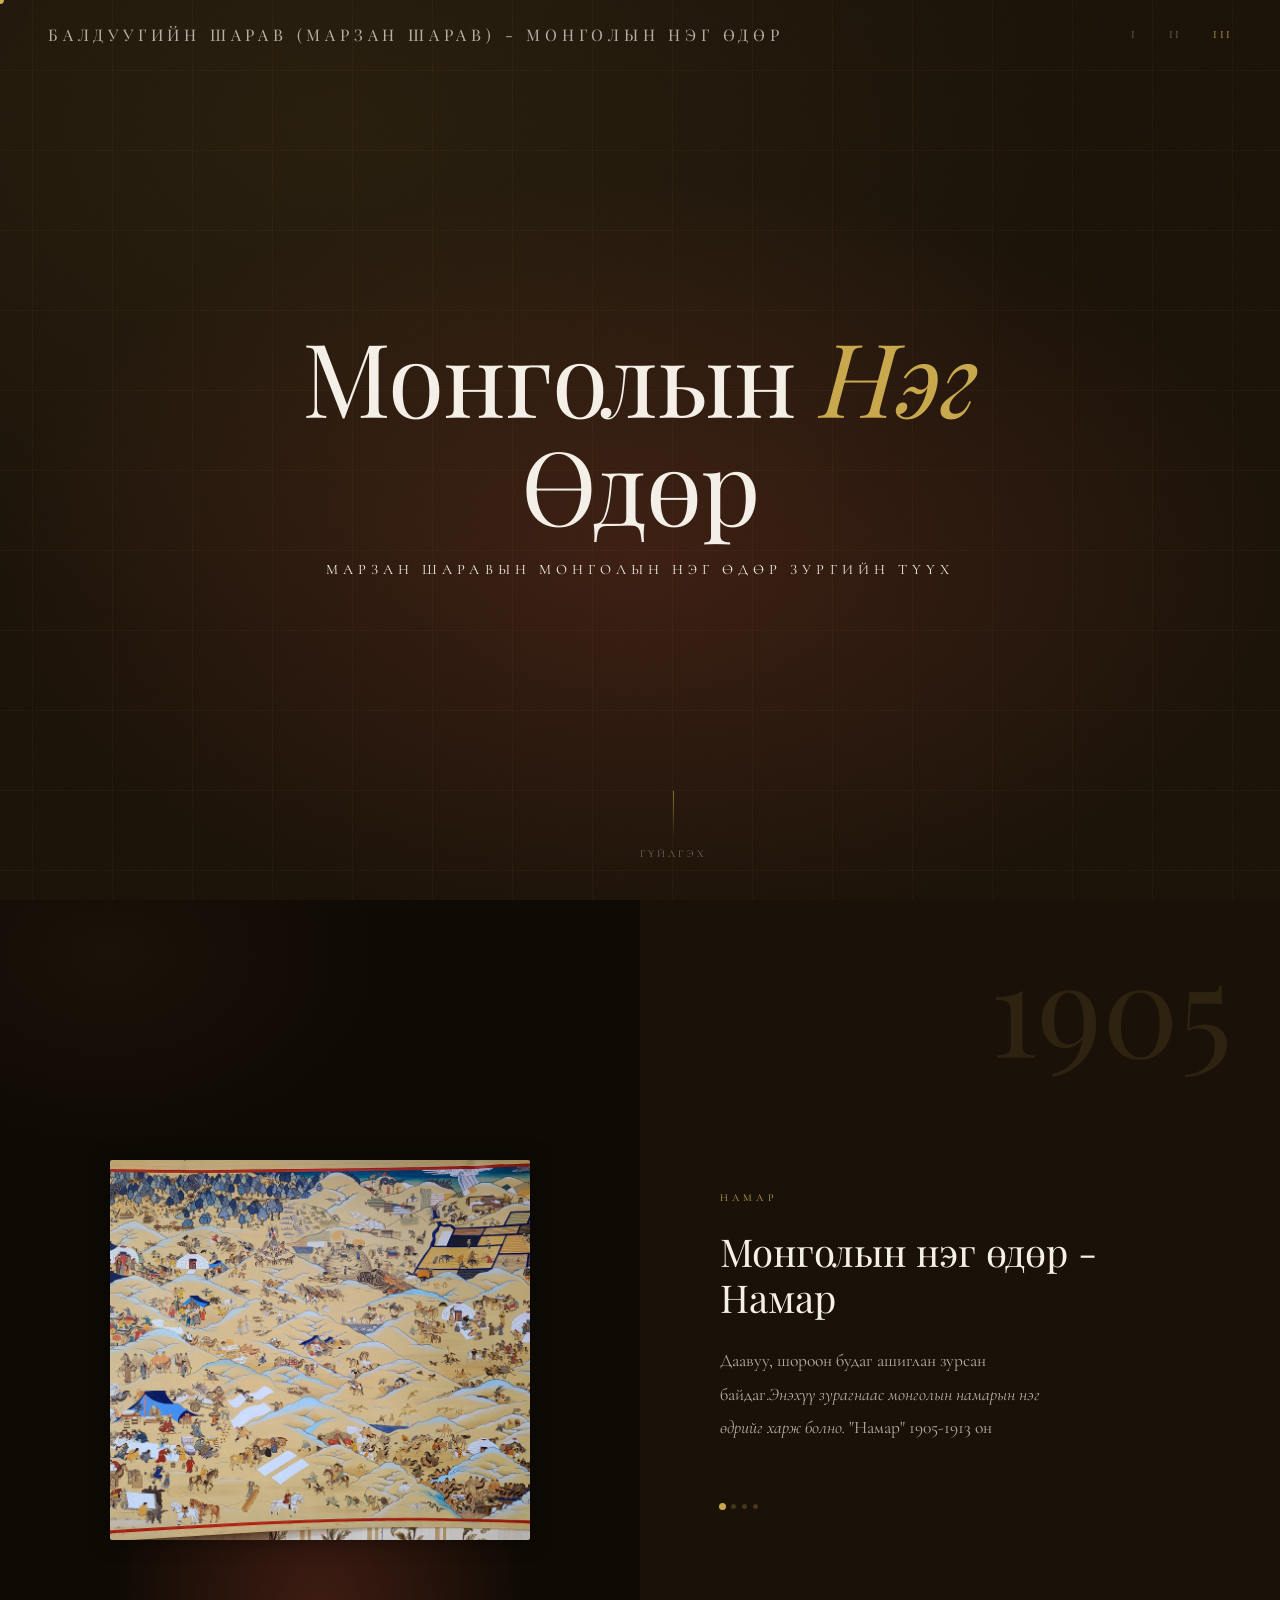
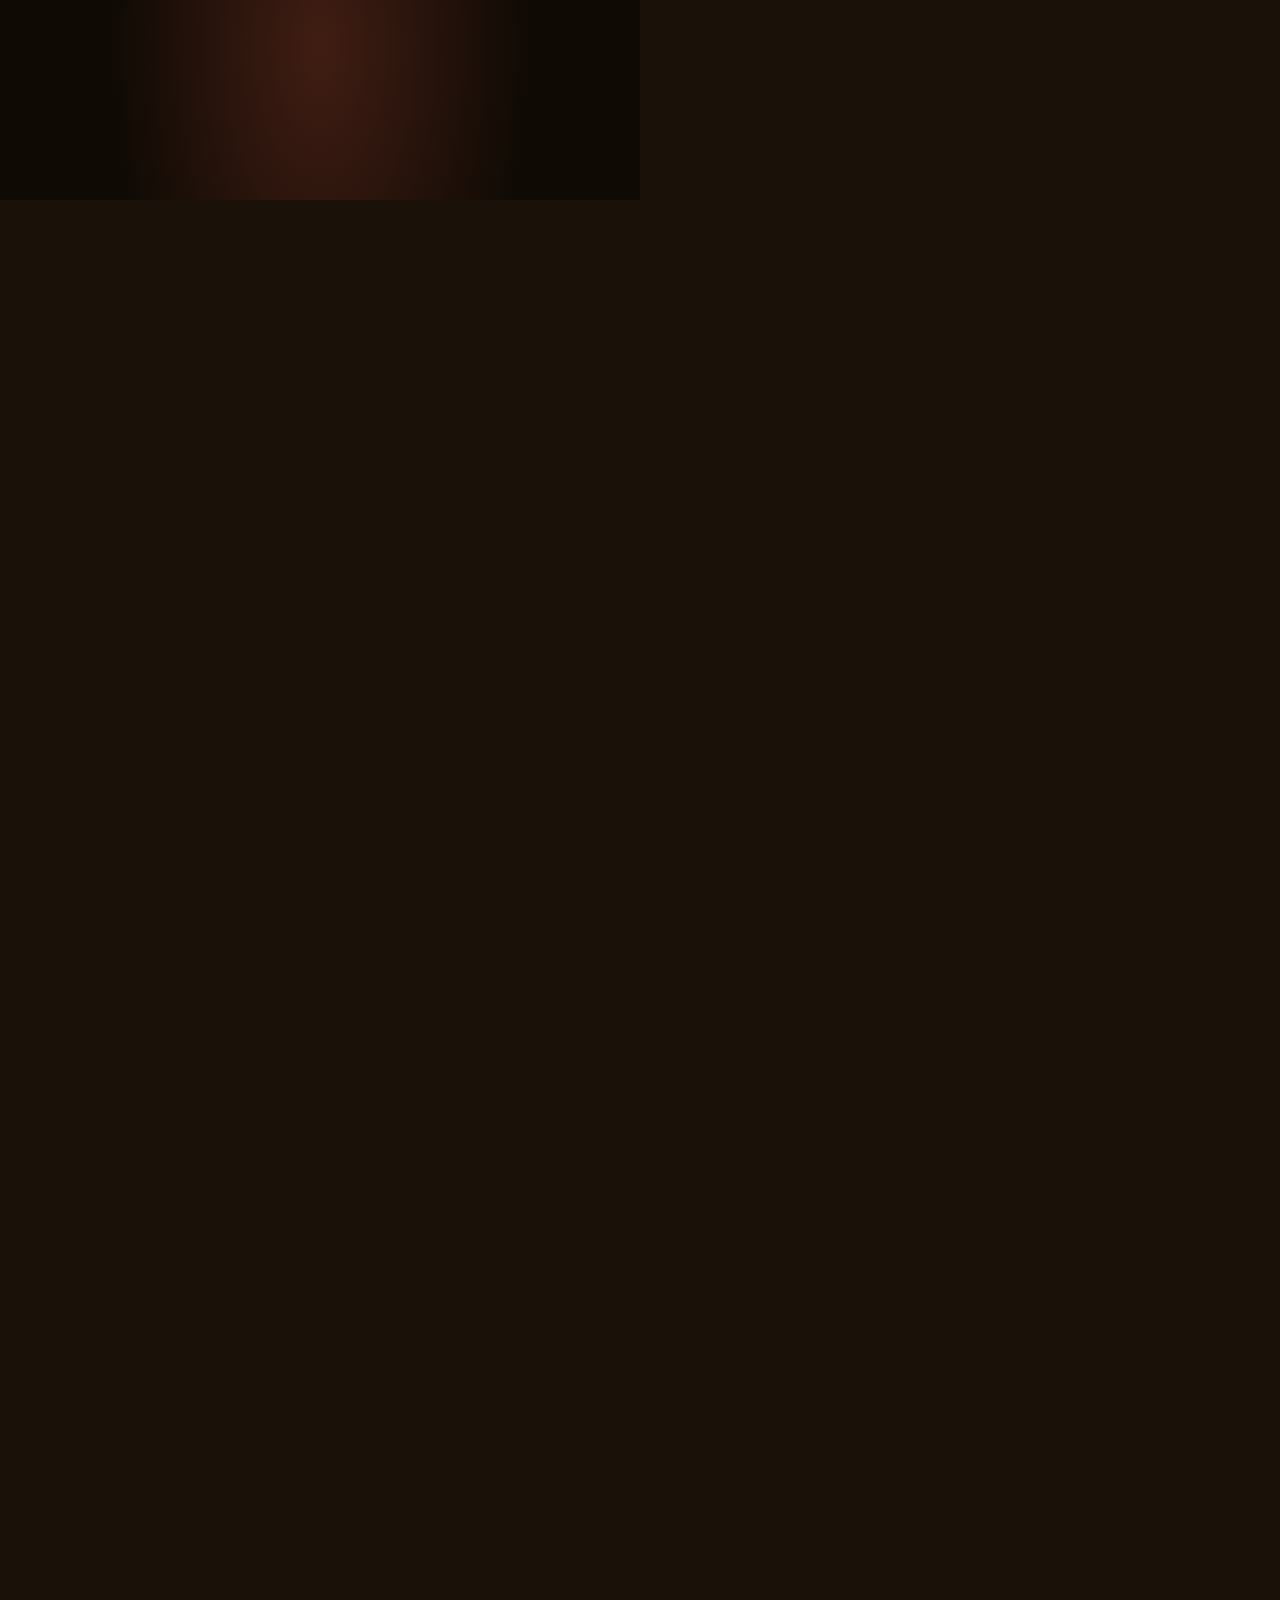
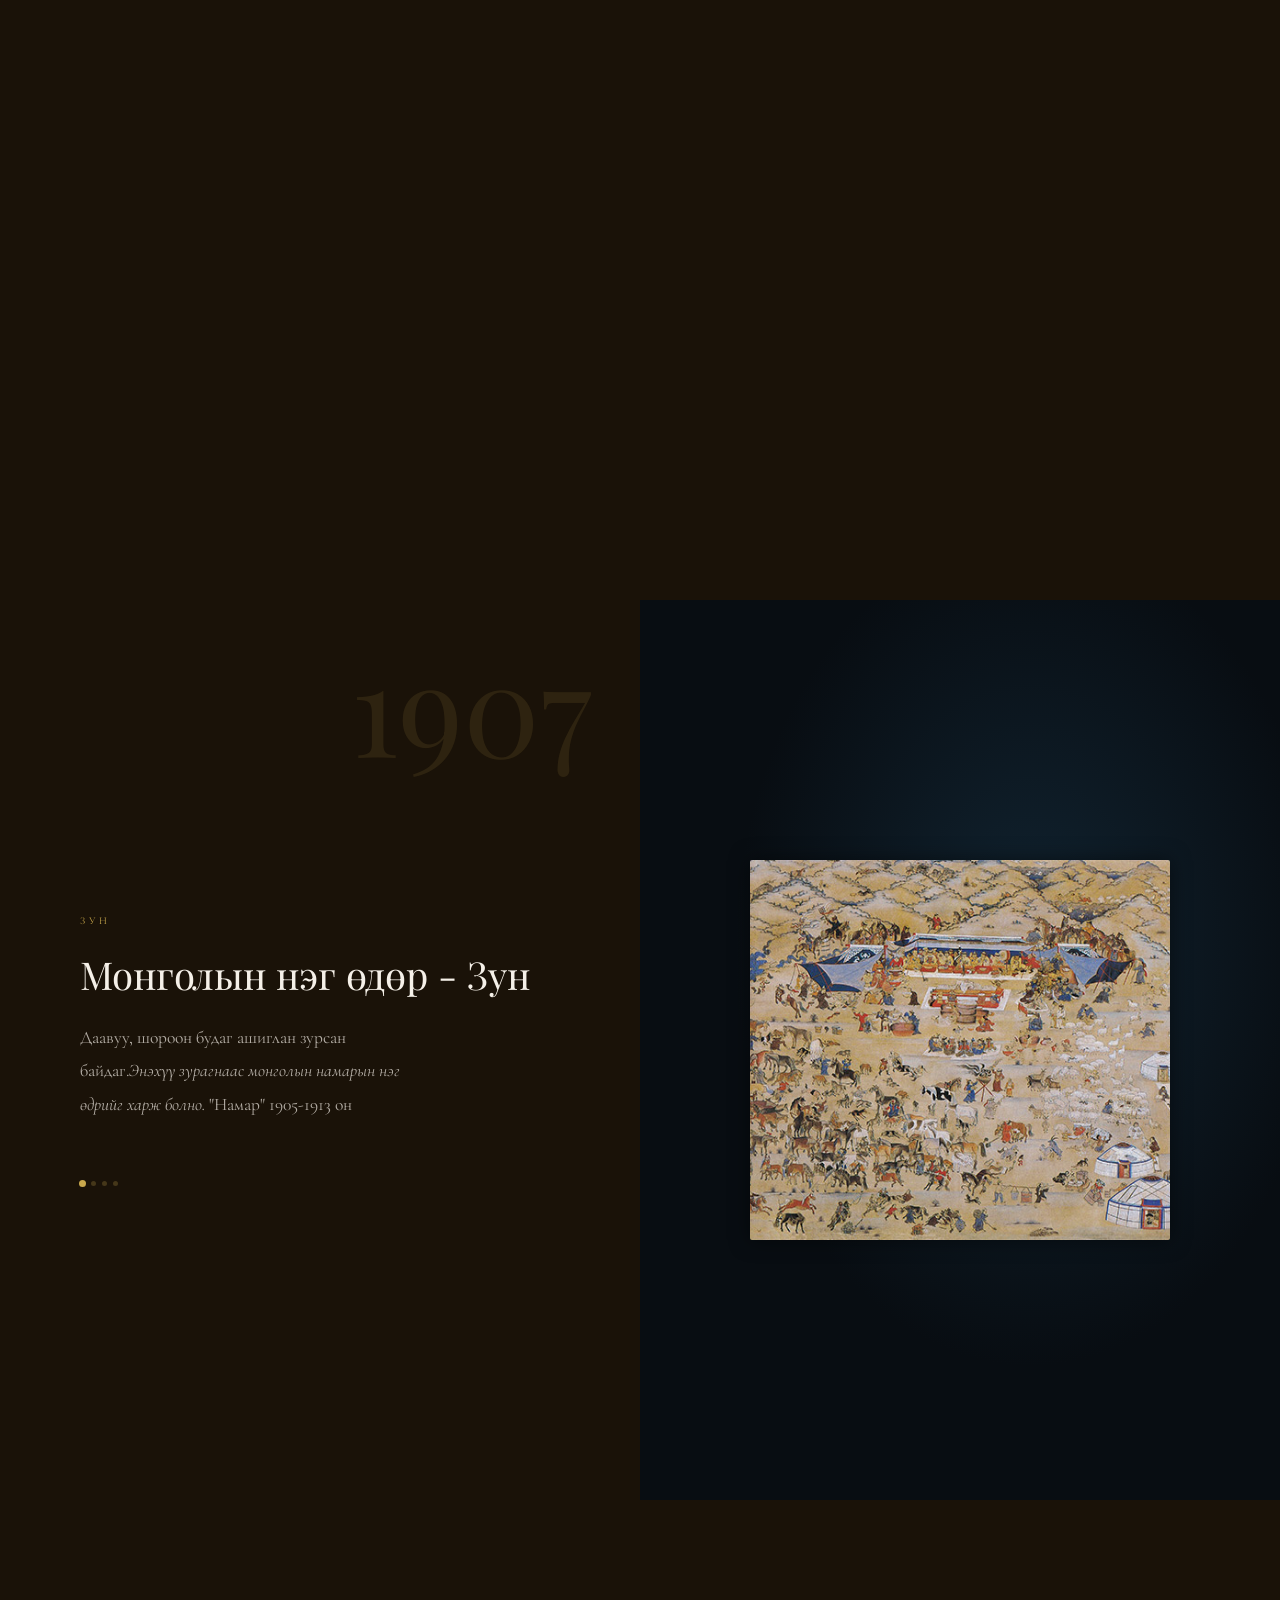
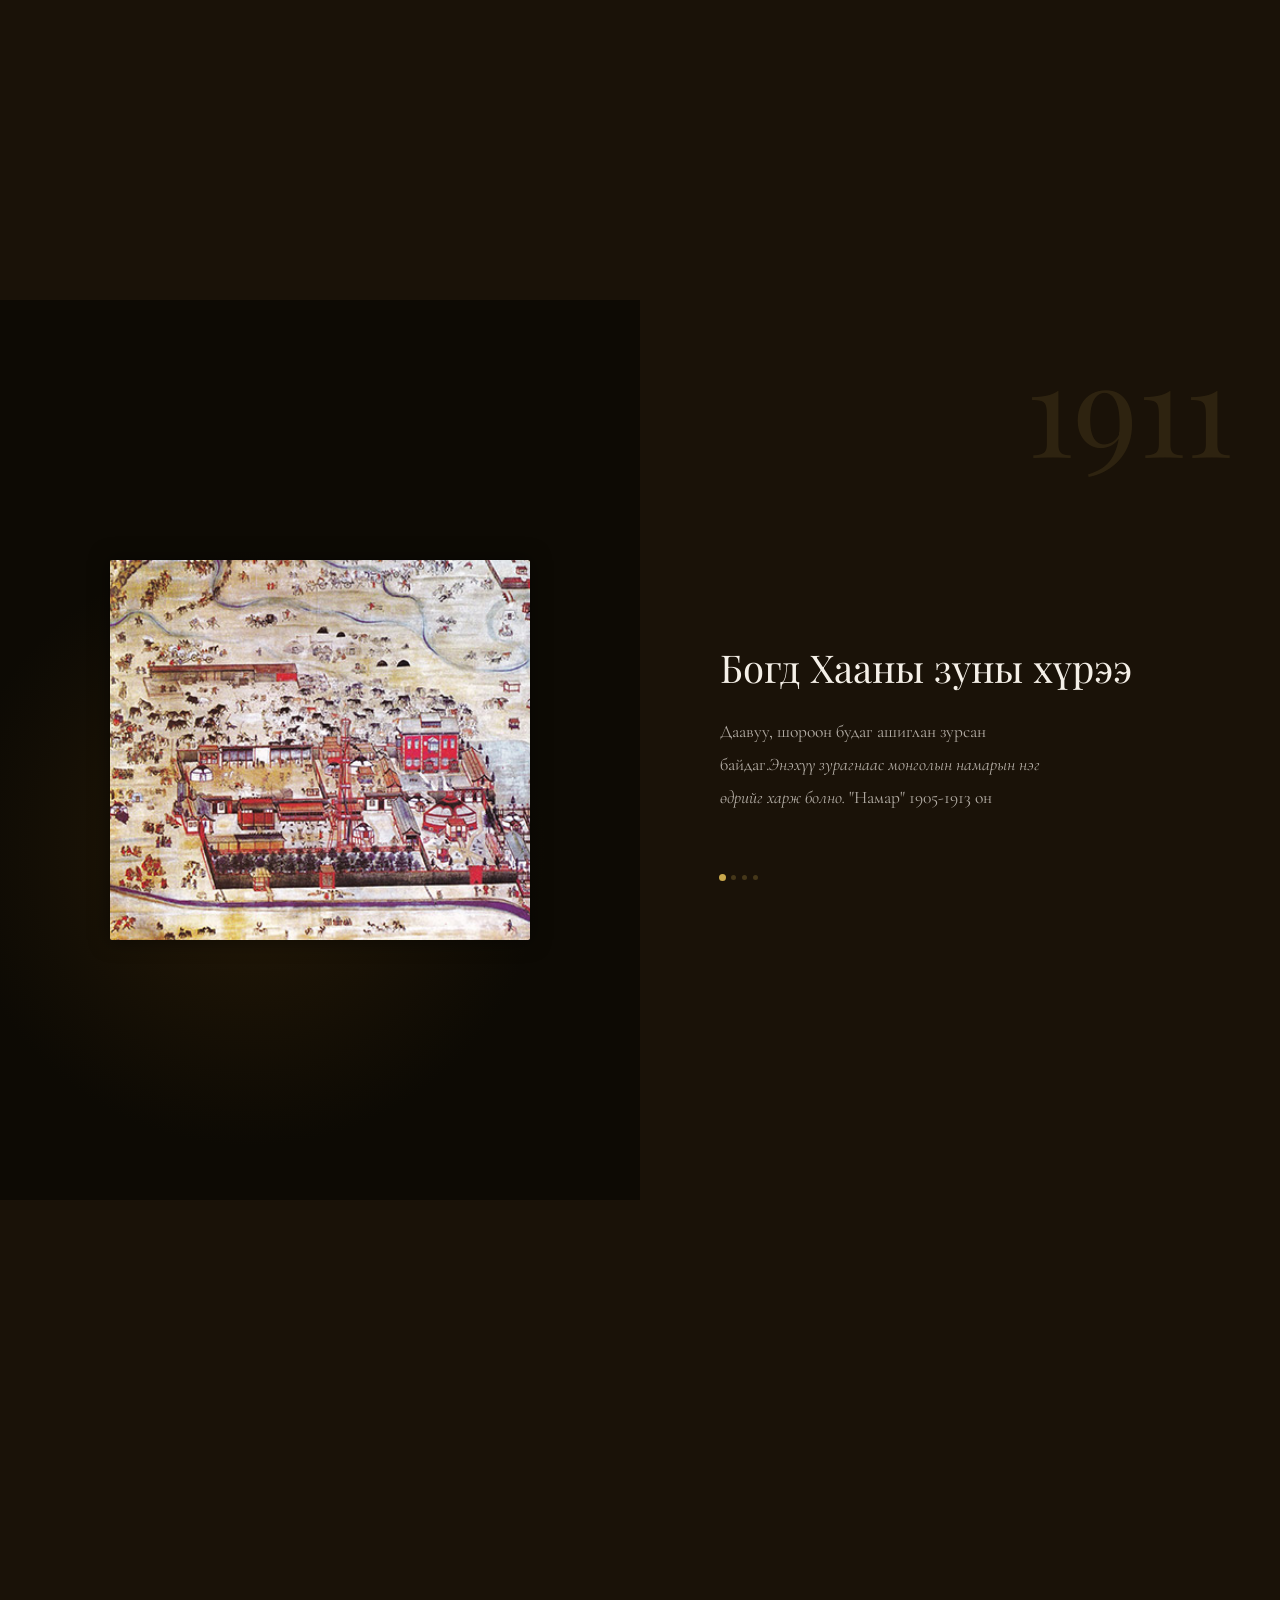
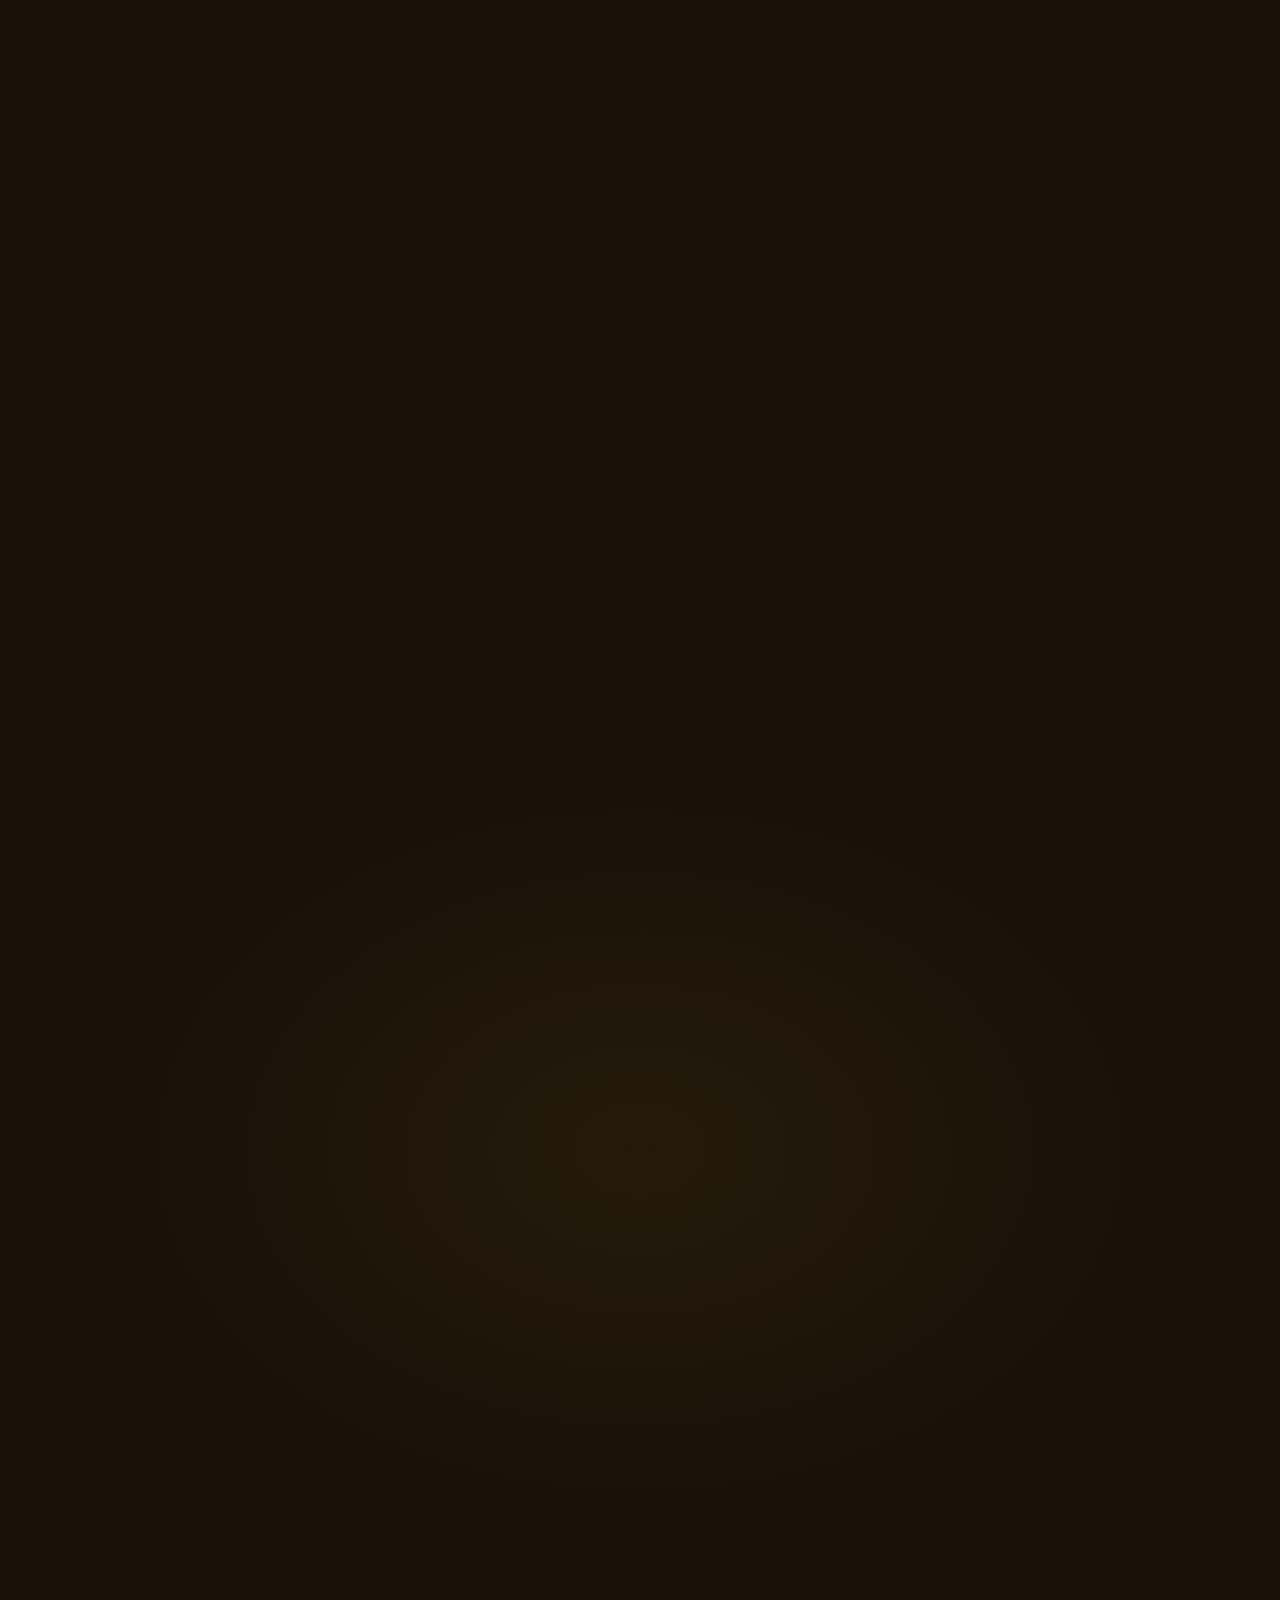
<file: hunaimar.html>
<!DOCTYPE html>
<html lang="en">
<head>
<meta charset="UTF-8">
<meta name="viewport" content="width=device-width, initial-scale=1.0">
<title>Монголын нэг өдөр</title>
<link href="https://fonts.googleapis.com/css2?family=Playfair+Display:ital,wght@0,300;0,400;1,300&family=Cormorant+Garamond:wght@300;400&display=swap" rel="stylesheet">
<link rel="stylesheet" href="hunaimar.css">
<script src="hunaimar.js" defer></script>
</head>
<body>

<div id="cursor"></div>
<div id="progress"></div>

<nav>
  <div class="logo">Балдуугийн Шарав (Марзан Шарав) - Монголын нэг өдөр</div>
  <ul class="chapters">
    <li data-target="ch1" class="active">I</li>
    <li data-target="ch2">II</li>
    <li data-target="ch3">III</li>
  </ul>
</nav>

<!-- HERO -->
<section id="hero">
  <div id="hero-bg"></div>
  <h1>Монголын<em> Нэг</em><br>Өдөр</h1>
  <p class="subtitle">Марзан Шаравын Монголын нэг өдөр зургийн түүх</p>
  <div class="scroll-cue">
    <div class="scroll-line"></div>
    <span>Гүйлгэх</span>
  </div>
</section>

<!-- CHAPTER 1 -->
<div class="chapter-track" id="ch1">
  <div class="chapter-panel">
    <div class="panel-image">
      <div class="img-wrap" id="img1">
        <div class="fake-painting bg-ch1" style="width:100%;height:100%;">
          <img src="img/mongoliin neg udur.jpg" alt="Mongoliin Neg Udur" width="420" height="380" style="object-fit:cover; border-radius:2px; box-shadow: 0 0 20px rgba(0,0,0,0.5);">
        </div>
      </div>
    </div>
    <div class="panel-text">
      <div class="ch-year">1905</div>
      <div class="ch-label">Намар</div>
      <h2>Монголын нэг өдөр - Намар</h2>
      <div class="narr-lines" id="narr1">
        <p class="narr-line" data-step="0">Даавуу, шороон будаг ашиглан зурсан байдаг.<em>Энэхүү зурагнаас монголын намарын нэг өдрийг харж болно.</em> "Намар" 1905-1913 он</p>
        <p class="narr-line" data-step="1">Марзан Шарав нь монгол улсын нийслэл хүрээний тухайн үеийн байдлыг маш гайхалтайгаар монголын нэг өдөр зохиомжын хүрээнд буулгасан байдаг.</p>
        <p class="narr-line" data-step="2">Энэ зохиомжид Богд Хааны хүрээ - өвөл, Богд хааны хүрээ - зун, Намар, Зун гэх мэт 4 зургыг зурсан байдаг.</p>
        <p class="narr-line" data-step="3">Судлаачид энэ зургийн тухай судалгаа хийхдээ 1905-1913 онд хийгдсэн хэмээн дүгнэсэн байдаг.</p>
      </div>
      <div class="timeline-dots" id="dots1">
        <div class="dot active"></div>
        <div class="dot"></div>
        <div class="dot"></div>
        <div class="dot"></div>
      </div>
    </div>
  </div>
</div>

<!-- DIVIDER -->
<div class="chapter-divider" id="div1">
  <div class="divider-line"></div>
  <p class="divider-text">"Өглөөний анхны нарнаас эхлээд үдшийн намуухан бүрий хүртэл, Монголын нэг өдөр мянган өөр түүхийг өгүүлдэг. Хөдөө талын салхи, хотын хөл хөдөлгөөн, хүний амьдралын энгийн агшин бүр нэгэн том зураг болон нийлнэ."</p>
</div>

<!-- CHAPTER 2 -->
<div class="chapter-track" id="ch2">
  <div class="chapter-panel">
    <div class="panel-text" style="order:1">
      <div class="ch-year">1907</div>
      <div class="ch-label">Зун</div>
      <h2>Монголын нэг өдөр - Зун</h2>
      <div class="narr-lines" id="narr2">
        <p class="narr-line" data-step="0">Даавуу, шороон будаг ашиглан зурсан байдаг.<em>Энэхүү зурагнаас монголын намарын нэг өдрийг харж болно.</em> "Намар" 1905-1913 он</p>
        <p class="narr-line" data-step="1">Марзан Шарав нь монгол улсын нийслэл хүрээний тухайн үеийн байдлыг маш гайхалтайгаар монголын нэг өдөр зохиомжын хүрээнд буулгасан байдаг.</p>
        <p class="narr-line" data-step="2">Энэ зохиомжид Богд Хааны хүрээ - өвөл, Богд хааны хүрээ - зун, Намар, Зун гэх мэт 4 зургыг зурсан байдаг.</p>
        <p class="narr-line" data-step="3">Судлаачид энэ зургийн тухай судалгаа хийхдээ 1905-1913 онд хийгдсэн хэмээн дүгнэсэн байдаг.</p>
    </div>
      <div class="timeline-dots" id="dots2">
        <div class="dot active"></div>
        <div class="dot"></div>
        <div class="dot"></div>
        <div class="dot"></div>
      </div>
    </div>
    <div class="panel-image" style="order:2">
      <div class="img-wrap" id="img2">
        <div class="fake-painting bg-ch2" style="width:100%;height:100%;">
          <img src="img/MNU-zun.jpg" alt="MNU Zun" width="420" height="380" style="object-fit:cover; border-radius:2px; box-shadow: 0 0 20px rgba(0,0,0,0.5);">
        </div>
      </div>
    </div>
  </div>
</div>

<!-- DIVIDER 2 -->
<div class="chapter-divider" id="div2">
  <div class="divider-line"></div>
  <p class="divider-text">"Нэг өдөр — энгийн мэт боловч давтагдашгүй. Нар мандах бүрт шинэ эхлэл, нар жаргах бүрт үлдсэн дурсамжууд. Монголын нэг өдөр бол зөвхөн цаг хугацаа биш, харин амьдралын тасралтгүй урсгал юм."</p>
</div>

<!-- CHAPTER 3 -->
<div class="chapter-track" id="ch3">
  <div class="chapter-panel">
    <div class="panel-image">
      <div class="img-wrap" id="img3">
        <div class="fake-painting bg-ch3" style="width:100%;height:100%;">
          <img src="img/MNU-bogd xaanii zunii ordon.jpg" alt="MNU Bogd Khan's Summer Palace" width="420" height="380" style="object-fit:cover; border-radius:2px; box-shadow: 0 0 20px rgba(0,0,0,0.5);">
        </div>
      </div>
    </div>
    <div class="panel-text">
      <div class="ch-year">1911</div>
      <div class="ch-label"></div>
      <h2>Богд Хааны зуны хүрээ</h2>
      <div class="narr-lines" id="narr3">
        <p class="narr-line" data-step="0">Даавуу, шороон будаг ашиглан зурсан байдаг.<em>Энэхүү зурагнаас монголын намарын нэг өдрийг харж болно.</em> "Намар" 1905-1913 он</p>
        <p class="narr-line" data-step="1">Марзан Шарав нь монгол улсын нийслэл хүрээний тухайн үеийн байдлыг маш гайхалтайгаар монголын нэг өдөр зохиомжын хүрээнд буулгасан байдаг.</p>
        <p class="narr-line" data-step="2">Энэ зохиомжид Богд Хааны хүрээ - өвөл, Богд хааны хүрээ - зун, Намар, Зун гэх мэт 4 зургыг зурсан байдаг.</p>
        <p class="narr-line" data-step="3">Судлаачид энэ зургийн тухай судалгаа хийхдээ 1905-1913 онд хийгдсэн хэмээн дүгнэсэн байдаг.</p>
    </div>
      <div class="timeline-dots" id="dots3">
        <div class="dot active"></div>
        <div class="dot"></div>
        <div class="dot"></div>
        <div class="dot"></div>
      </div>
    </div>
  </div>
</div>

<!-- FINALE -->
<section id="finale">
  <h2>Монголын дүрслэх урлагийн нэрт төлөөлөгч, уран зураач, соён гэгээрүүлэгч<br><em style="color:var(--gold)">Марзан Шарав</em></h2>
  <p>Балдуугийн Шарав буюу олондоо Марзан Шарав нэрээр алдаршсан Монголын дүрслэх урлагийн нэрт төлөөлөгч, уран зураач, соён гэгээрүүлэгч энэ эрхэм 1869 оны өвөл тэр үеийн Засагт хан аймаг, одоогийн Говь-Алтай аймгийн
     Тайшир сумын Цагаан давааны өвөлжөө гэдэг газар энгийн нэгэн малчин эмэгтэй Норжингийн гэрт мэндэлжээ. Түүний эцэг нь тодорхойгүй байсан тул ээжийнхээ аав өвөг эцэг Балдуугаар овоглуулсан байна.</p>
  <button class="cta">Дахиад эхлэх ↑</button>
</section>
</body>
</html>
</file>
<file: hunaimar.css>
*, *::before, *::after { box-sizing: border-box; margin: 0; padding: 0; }

  :root {
    --cream: #f5f0e8;
    --ink: #1a1208;
    --gold: #c9a84c;
    --rust: #8b3a2a;
    --fog: rgba(245,240,232,0.08);
  }

  html { scroll-behavior: smooth; }

  body {
    background: var(--ink);
    color: var(--cream);
    font-family: 'Cormorant Garamond', Georgia, serif;
    overflow-x: hidden;
    cursor: none;
  }

  /* Custom cursor */
  #cursor {
    position: fixed;
    width: 8px; height: 8px;
    background: var(--gold);
    border-radius: 50%;
    pointer-events: none;
    z-index: 9999;
    transform: translate(-50%, -50%);
    transition: width 0.2s, height 0.2s, background 0.2s;
    mix-blend-mode: screen;
  }
  #cursor.big { width: 40px; height: 40px; background: rgba(201,168,76,0.3); }

  /* Progress bar */
  #progress {
    position: fixed;
    top: 0; left: 0;
    height: 1px;
    background: var(--gold);
    z-index: 1000;
    width: 0%;
    transition: width 0.1s linear;
  }

  /* Nav */
  nav {
    position: fixed;
    top: 0; left: 0; right: 0;
    z-index: 100;
    padding: 1.5rem 3rem;
    display: flex;
    justify-content: space-between;
    align-items: center;
    mix-blend-mode: normal;
  }
  nav .logo {
    font-family: 'Playfair Display', serif;
    font-weight: 300;
    font-size: 1rem;
    letter-spacing: 0.3em;
    text-transform: uppercase;
    color: var(--cream);
    opacity: 0.7;
  }
  nav .chapters {
    display: flex;
    gap: 2rem;
    list-style: none;
  }
  nav .chapters li {
    font-size: 0.7rem;
    letter-spacing: 0.2em;
    text-transform: uppercase;
    color: var(--cream);
    opacity: 0.4;
    cursor: pointer;
    transition: opacity 0.3s;
  }
  nav .chapters li:hover, nav .chapters li.active { opacity: 1; color: var(--gold); }

  /* Hero */
  #hero {
    position: relative;
    height: 100vh;
    display: flex;
    align-items: center;
    justify-content: center;
    flex-direction: column;
    text-align: center;
    overflow: hidden;
  }
  #hero-bg {
    position: absolute;
    inset: -10%;
    background:
      radial-gradient(ellipse 60% 50% at 50% 60%, rgba(139,58,42,0.3) 0%, transparent 70%),
      radial-gradient(ellipse 80% 80% at 30% 20%, rgba(201,168,76,0.08) 0%, transparent 60%),
      #1a1208;
    will-change: transform;
  }
  /* Decorative grid lines */
  #hero-bg::before {
    content: '';
    position: absolute;
    inset: 0;
    background-image:
      linear-gradient(rgba(201,168,76,0.04) 1px, transparent 1px),
      linear-gradient(90deg, rgba(201,168,76,0.04) 1px, transparent 1px);
    background-size: 80px 80px;
  }

  #hero h1 {
    font-family: 'Playfair Display', serif;
    font-weight: 300;
    font-size: clamp(3rem, 8vw, 7rem);
    line-height: 1.05;
    letter-spacing: -0.01em;
    position: relative;
    z-index: 2;
    opacity: 0;
    transform: translateY(30px);
    animation: fadeUp 1.2s 0.3s forwards cubic-bezier(0.16, 1, 0.3, 1);
  }
  #hero h1 em {
    font-style: italic;
    color: var(--gold);
  }
  #hero .subtitle {
    font-size: clamp(0.75rem, 1.5vw, 0.9rem);
    letter-spacing: 0.35em;
    text-transform: uppercase;
    color: var(--cream);
    opacity: 0;
    margin-top: 1.5rem;
    position: relative;
    z-index: 2;
    animation: fadeUp 1.2s 0.6s forwards cubic-bezier(0.16, 1, 0.3, 1);
  }
  #hero .scroll-cue {
    position: absolute;
    bottom: 2.5rem;
    left: 50%;
    transform: translateX(-50%);
    display: flex;
    flex-direction: column;
    align-items: center;
    gap: 8px;
    opacity: 0;
    animation: fadeUp 1s 1.2s forwards;
  }
  #hero .scroll-cue span {
    font-size: 0.65rem;
    letter-spacing: 0.3em;
    text-transform: uppercase;
    color: rgba(245,240,232,0.4);
  }
  .scroll-line {
    width: 1px;
    height: 48px;
    background: linear-gradient(to bottom, rgba(201,168,76,0.6), transparent);
    animation: scrollPulse 2s infinite;
  }
  @keyframes scrollPulse {
    0% { transform: scaleY(0); transform-origin: top; }
    50% { transform: scaleY(1); transform-origin: top; }
    51% { transform: scaleY(1); transform-origin: bottom; }
    100% { transform: scaleY(0); transform-origin: bottom; }
  }

  @keyframes fadeUp {
    to { opacity: 1; transform: translateY(0); }
  }

  /* Chapters — each is a scroll track */
  .chapter-track {
    position: relative;
    height: 400vh;
  }

  .chapter-panel {
    position: sticky;
    top: 0;
    height: 100vh;
    overflow: hidden;
    display: grid;
    grid-template-columns: 1fr 1fr;
  }

  /* Image side */
  .panel-image {
    position: relative;
    overflow: hidden;
  }
  .panel-image .img-wrap {
    position: absolute;
    inset: -5%;
    will-change: transform;
    transition: none;
  }
  .fake-painting {
    width: 100%;
    height: 100%;
    display: flex;
    align-items: center;
    justify-content: center;
  }

  /* Text side */
  .panel-text {
    display: flex;
    flex-direction: column;
    justify-content: center;
    padding: 5rem 4rem 5rem 5rem;
    position: relative;
    z-index: 2;
  }
  .panel-text .ch-label {
    font-size: 0.65rem;
    letter-spacing: 0.4em;
    text-transform: uppercase;
    color: var(--gold);
    margin-bottom: 1.5rem;
    opacity: 0;
    transform: translateX(-10px);
    transition: opacity 0.6s, transform 0.6s;
  }
  .panel-text .ch-year {
    font-family: 'Playfair Display', serif;
    font-weight: 300;
    font-size: clamp(5rem, 10vw, 9rem);
    line-height: 0.9;
    color: rgba(201,168,76,0.12);
    position: absolute;
    top: 3rem; right: 3rem;
    pointer-events: none;
    font-variant-numeric: tabular-nums;
    transition: opacity 0.5s;
  }
  .panel-text h2 {
    font-family: 'Playfair Display', serif;
    font-weight: 300;
    font-size: clamp(1.8rem, 3vw, 2.8rem);
    line-height: 1.2;
    margin-bottom: 1.5rem;
    opacity: 0;
    transform: translateY(15px);
    transition: opacity 0.7s 0.1s, transform 0.7s 0.1s;
  }

  .narr-lines {
    position: relative;
    min-height: 7rem;
  }
  .narr-line {
    position: absolute;
    top: 0;
    font-size: clamp(0.95rem, 1.4vw, 1.1rem);
    line-height: 1.9;
    color: rgba(245,240,232,0.7);
    max-width: 40ch;
    opacity: 0;
    transform: translateY(8px);
    transition: opacity 0.5s, transform 0.5s;
    pointer-events: none;
  }
  .narr-line.visible {
    opacity: 1;
    transform: translateY(0);
    pointer-events: auto;
  }

  .timeline-dots {
    display: flex;
    gap: 6px;
    margin-top: 3rem;
    opacity: 0;
    transition: opacity 0.6s 0.3s;
  }
  .timeline-dots .dot {
    width: 5px; height: 5px;
    border-radius: 50%;
    background: rgba(201,168,76,0.25);
    transition: background 0.3s, transform 0.3s;
  }
  .timeline-dots .dot.active {
    background: var(--gold);
    transform: scale(1.4);
  }

  /* When chapter is in view */
  .chapter-track.in-view .ch-label { opacity: 1; transform: translateX(0); }
  .chapter-track.in-view h2 { opacity: 1; transform: translateY(0); }
  .chapter-track.in-view .timeline-dots { opacity: 1; }

  /* Divider between chapters */
  .chapter-divider {
    height: 100vh;
    display: flex;
    align-items: center;
    justify-content: center;
    position: relative;
    overflow: hidden;
  }
  .divider-text {
    font-family: 'Playfair Display', serif;
    font-weight: 300;
    font-size: clamp(1.5rem, 4vw, 3rem);
    font-style: italic;
    text-align: center;
    max-width: 700px;
    padding: 2rem;
    color: rgba(245,240,232,0.6);
    line-height: 1.6;
    opacity: 0;
    transform: translateY(20px);
    transition: opacity 1s, transform 1s;
  }
  .divider-text.visible { opacity: 1; transform: translateY(0); }
  .divider-line {
    position: absolute;
    left: 50%; top: 50%;
    transform: translate(-50%, -50%);
    width: 1px;
    height: 0;
    background: rgba(201,168,76,0.3);
    transition: height 1s;
  }
  .chapter-divider.visible .divider-line { height: 60%; }

  /* Final section */
  #finale {
    min-height: 100vh;
    display: flex;
    align-items: center;
    justify-content: center;
    flex-direction: column;
    text-align: center;
    padding: 4rem 2rem;
    position: relative;
    overflow: hidden;
  }
  #finale::before {
    content: '';
    position: absolute;
    inset: 0;
    background: radial-gradient(ellipse 60% 60% at 50% 50%, rgba(201,168,76,0.06) 0%, transparent 70%);
  }
  #finale h2 {
    font-family: 'Playfair Display', serif;
    font-weight: 300;
    font-size: clamp(2rem, 5vw, 4rem);
    line-height: 1.2;
    max-width: 800px;
    opacity: 0;
    transform: translateY(20px);
    transition: opacity 1s, transform 1s;
  }
  #finale h2.visible { opacity: 1; transform: translateY(0); }
  #finale p {
    font-size: 1rem;
    color: rgba(245,240,232,0.5);
    max-width: 50ch;
    line-height: 1.8;
    margin-top: 2rem;
    opacity: 0;
    transition: opacity 1s 0.3s;
  }
  #finale p.visible { opacity: 1; }
  #finale .cta {
    margin-top: 3rem;
    padding: 0.9rem 2.5rem;
    border: 1px solid rgba(201,168,76,0.5);
    color: var(--gold);
    font-family: 'Cormorant Garamond', serif;
    font-size: 0.85rem;
    letter-spacing: 0.25em;
    text-transform: uppercase;
    cursor: pointer;
    background: transparent;
    transition: background 0.3s, color 0.3s;
    opacity: 0;
    transition: opacity 1s 0.5s, background 0.3s, color 0.3s;
  }
  #finale .cta.visible { opacity: 1; }
  #finale .cta:hover { background: var(--gold); color: var(--ink); }

  /* SVG paintings */
  svg.artwork { display: block; }

  /* Painting 1 — Still Life style */
  .bg-ch1 {
    background:
      radial-gradient(ellipse 50% 70% at 50% 80%, rgba(139,58,42,0.4) 0%, transparent 60%),
      radial-gradient(ellipse 80% 40% at 20% 10%, rgba(30,20,10,0.8) 0%, transparent 50%),
      #0f0a04;
  }
  .bg-ch2 {
    background:
      radial-gradient(ellipse 60% 60% at 60% 40%, rgba(26,58,80,0.5) 0%, transparent 70%),
      #080d12;
  }
  .bg-ch3 {
    background:
      radial-gradient(ellipse 70% 50% at 40% 60%, rgba(60,40,10,0.5) 0%, transparent 60%),
      #0d0a04;
  }

  /* Grain overlay */
  body::after {
    content: '';
    position: fixed;
    inset: 0;
    pointer-events: none;
    z-index: 500;
    opacity: 0.03;
    background-image: url("data:image/svg+xml,%3Csvg viewBox='0 0 256 256' xmlns='http://www.w3.org/2000/svg'%3E%3Cfilter id='noise'%3E%3CfeTurbulence type='fractalNoise' baseFrequency='0.9' numOctaves='4' stitchTiles='stitch'/%3E%3C/filter%3E%3Crect width='100%25' height='100%25' filter='url(%23noise)'/%3E%3C/svg%3E");
    background-size: 256px 256px;
  }

  @media (max-width: 768px) {
    .chapter-panel { grid-template-columns: 1fr; }
    .panel-image { height: 50vh; }
    .panel-text { padding: 2rem; }
    nav .chapters { display: none; }
  }
</file>
